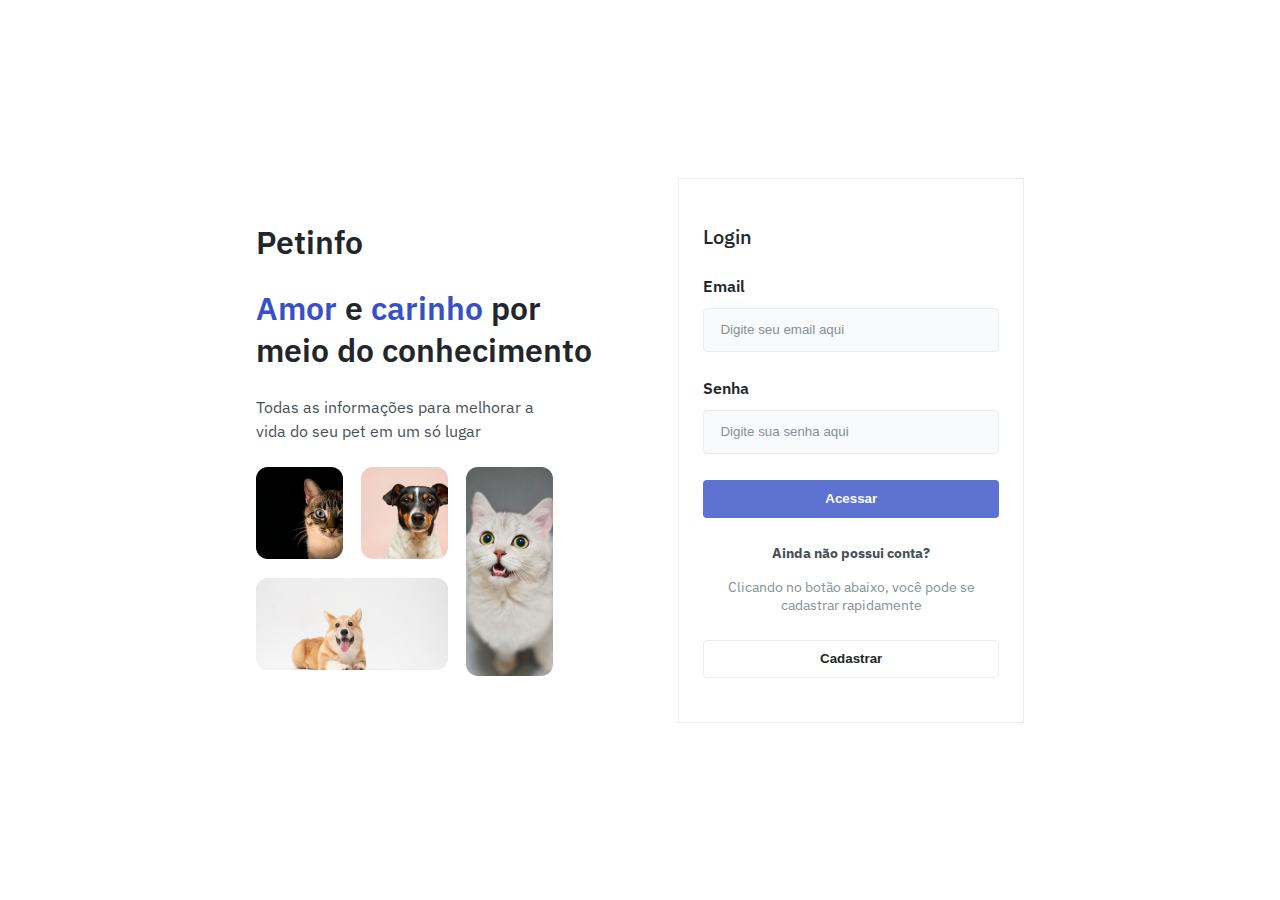
<file: pages/login/index.html>
<!DOCTYPE html>
<html lang="pt-br">

<head>
    <meta charset="UTF-8">
    <meta http-equiv="X-UA-Compatible" content="IE=edge">
    <meta name="viewport" content="width=device-width, initial-scale=1.0">
    <link rel="stylesheet" href="index.css">
    <link rel="stylesheet" href="/styles/globalStyles.css">
    <link rel="stylesheet" href="/styles/inputs.css">
    <link rel="stylesheet" href="/styles/buttons.css">
    <title>Petinfo - Login</title>
</head>

<body>
    <main class="container">
        <section class="about">
            <h1>Petinfo</h1>
            <h1><span class="brand">Amor</span> e <span class="brand">carinho</span> por meio do conhecimento</h1>
            <p>Todas as informações para melhorar a vida do seu pet em um só lugar</p>
            <span>
                <img src="/assets/img/img-login.jpg" alt="imagem de gatos">
            </span>
        </section>
        <section>
            <form class="form">
                <h3>Login</h3>
                <label for="email">Email
                    <input class="inputs" id="email" type="email" placeholder="Digite seu email aqui">
                    <small class="alert_email none">O email está incorreto</small>
                </label>
                <label for="password">Senha
                    <input class="inputs" id="password" type="password" placeholder="Digite sua senha aqui">
                    <small class="alert_password none">A senha está incorreta</small>
                </label>
                <button class="button_default button_brand disable access">Acessar</button>
                <div class="none_account">
                    <small><strong> Ainda não possui conta?</strong></small>
                    <small class="">Clicando no botão abaixo, você pode se cadastrar rapidamente</small>
                </div>
                <button class="button_default button_white">Cadastrar</button>
            </form>
        </section>
    </main>
    <script type="module" src="index.js"></script>
</body>

</html>
</file>
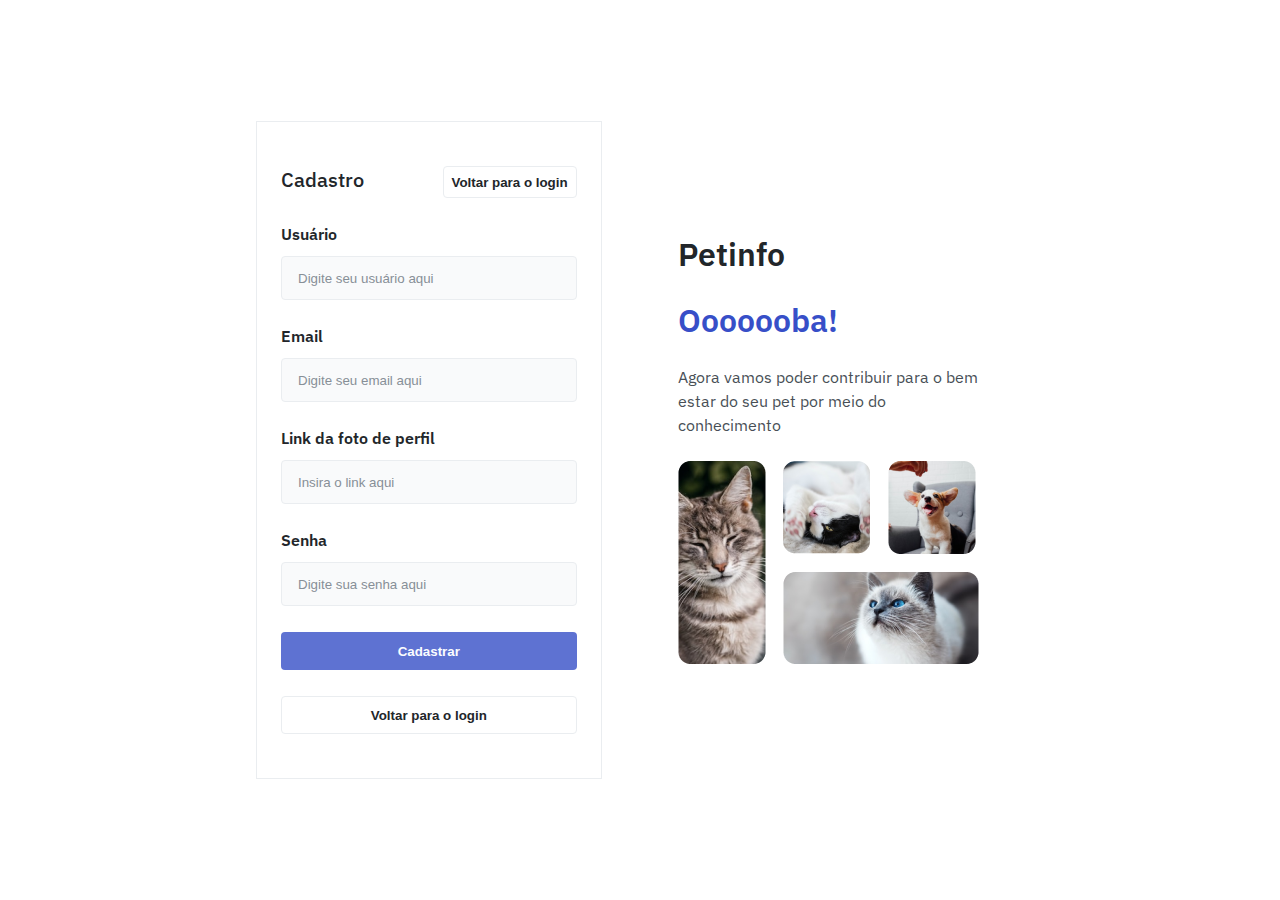
<file: pages/register/index.html>
<!DOCTYPE html>
<html lang="pt-br">

<head>
    <meta charset="UTF-8">
    <meta http-equiv="X-UA-Compatible" content="IE=edge">
    <meta name="viewport" content="width=device-width, initial-scale=1.0">
    <link rel="stylesheet" href="index.css">
    <link rel="stylesheet" href="/styles/globalStyles.css">
    <link rel="stylesheet" href="/styles/inputs.css">
    <link rel="stylesheet" href="/styles/buttons.css">
    <link rel="stylesheet" href="/styles/modal.css">
    <title>Petinfo - Register</title>
</head>

<body>
    <main class="container">
        <section>
            <form class="form">
                <span class="title_and_button">
                    <h3>Cadastro</h3>
                    <button class="button_default button_white medium">Voltar para o login</button>
                </span>
                <label for="username">Usuário
                    <input class="inputs" id="username" type="text" placeholder="Digite seu usuário aqui">
                </label>
                <label for="email">Email
                    <input class="inputs" id="email" type="email" placeholder="Digite seu email aqui">
                </label>
                <label for="avatar">Link da foto de perfil
                    <input class="inputs" id="avatar" type="text" placeholder="Insira o link aqui">
                </label>
                <label for="password">Senha
                    <input class="inputs" id="password" type="password" placeholder="Digite sua senha aqui">
                </label>
                <button class="button_default button_brand disable register">Cadastrar</button>
                <button class="button_default button_white">Voltar para o login</button>
            </form>
        </section>
        <section class="about">
            <h1>Petinfo</h1>
            <h1 class="brand">Ooooooba!</h1>
            <p>Agora vamos poder contribuir para o bem estar do seu pet por meio do conhecimento</p>
            <span>
                <img src="/assets/img/img-register.png" alt="imagem de gatos">
            </span>
        </section>
    </main>
    <div class="modal_sucess none move">
        <span class="check_and_title">
            <img src="/assets/img/check.png" alt="check">
            <p>Sua conta foi criada com sucesso!</p>
        </span>
        <small>Agora você pode acessar os conteúdos utilizando
            seu usuário e senha na página de login:
            <span class="link">Acessar página de login</span></small>
    </div>
    <div class="modal_error none">
    </div>
    <script type="module" src="index.js"></script>
</body>

</html>
</file>
<file: pages/login/index.css>
main {
    height: 100vh;
    display: flex;
    align-items: center;
    justify-content: space-between;
    padding: 0 1rem;
}

section {
    width: 45%;
    height: max-content;
}

.form {
    display: flex;
    flex-direction: column;
    gap: 1.625rem;
    padding: 2.75rem 1.5rem;
    width: 100%;
    height: max-content;
    border: 1px solid var(--grey6);
}

.about {
    display: flex;
    flex-direction: column;
    gap: 1.5rem;
}

.about p {
    max-width: 18.75rem;
}

.about span img {
    max-width: 100%;
    max-height: 100%;
}

.none_account {
    display: flex;
    flex-direction: column;
    text-align: center;
    gap: 1rem;
}

.none_account strong {
    color: var(--grey3);
}

.brand {
    color: var(--brand1);
}

.alert_email,
.alert_password {
    color: var(--alert1);
}
</file>
<file: styles/globalStyles.css>
@import url('https://fonts.googleapis.com/css2?family=IBM+Plex+Sans:wght@400;500;600&display=swap');

* {
  margin: 0;
  padding: 0;
  box-sizing: border-box;
}

:root {
  --brand1: hsl(230, 57%, 50%);
  --brand2: hsl(230, 68%, 54%);
  --grey1: hsl(210, 11%, 15%);
  --grey1-50: hsla(210, 11%, 15%, 0.5);
  --grey2: hsl(210, 10%, 23%);
  --grey3: hsl(210, 9%, 31%);
  --grey4: hsl(210, 7%, 56%);
  --grey5: hsl(210, 11%, 71%);
  --grey6: hsl(210, 16%, 93%);
  --grey7: hsl(210, 17%, 95%);
  --grey8: hsl(210, 17%, 98%);
  --grey9: hsl(200, 100%, 99%);
  --alert1: hsl(349, 57%, 50%);
  --alert2: hsl(349, 69%, 55%);
  --sucess1: hsl(162, 88%, 26%);

  --radius1: .25rem;
  --radius2: .5rem;

  --font1: 2rem;
  --font2: 1.5rem;
  --font3: 1.25rem;
  --font4: 1rem;
  --font5: .875rem;
}

body {
  font-family: 'IBM Plex Sans', sans-serif;
}

textarea {
  font-family: 'IBM Plex Sans', sans-serif;
}

h1 {
  font-size: var(--font1);
  font-weight: 600;
  color: var(--grey1);
}

h2 {
  font-size: var(--font2);
  font-weight: 500;
  color: var(--grey1);
}

h3 {
  font-size: var(--font3);
  font-weight: 500;
  color: var(--grey1);
}

p {
  font-size: var(--font4);
  font-weight: 400;
  color: var(--grey3);
  line-height: 150%;
}

label {
  font-size: var(--font4);
  font-weight: 600;
  color: var(--grey1);
}

small {
  font-size: var(--font5);
  font-weight: 400;
  color: var(--grey4);
}

.container {
  max-width: 800px;
  margin: 0 auto;
}

.none {
  display: none;
}

.disable {
  pointer-events: none;
  opacity: 0.8;
}

.spinner {
  animation: spinner 0.7s linear infinite;
}

@keyframes spinner {
  0% {
    transform: rotate(-1turn);
  }
}
</file>
<file: styles/inputs.css>
.inputs {
    height: 2.75rem;
    display: flex;
    padding: 0 1rem;
    background: var(--grey8);
    border: 1px solid var(--grey6);
    border-radius: var(--radius1);
    outline-color: var(--grey1);
    color: var(--grey1);
}

.inputs::placeholder {
    color: var(--grey4);
}

label {
    display: flex;
    flex-direction: column;
    gap: .75rem;
}

#content {
    padding: 1rem;
    height: max-content;
    resize: none;

}
</file>
<file: styles/buttons.css>
.button_default {
    display: flex;
    justify-content: center;
    align-items: center;
    padding: 0 1rem;
    height: 2.375rem;
    background-color: transparent;
    border: 1px solid transparent;
    border-radius: var(--radius1);
    font-weight: 600;
    cursor: pointer;
}

.button_brand {
    background-color: var(--brand1);
    color: var(--grey9);
}

.button_brand:hover {
    background-color: var(--brand2);
}

.button_grey {
    background-color: var(--grey7);
    color: var(--grey4);
}

.button_grey:hover {
    background-color: var(--grey6);
    color: var(--grey3);
}

.button_alert {
    background-color: var(--alert1);
    color: var(--grey9);
}

.button_alert:hover {
    background-color: var(--alert2);
}

.button_white {
    border: 1px solid var(--grey6);
    color: var(--grey1);
}

.button_white:hover {
    background-color: var(--grey8);
}

.medium {
    padding: 0 .5rem;
    height: 2rem;
}

.link {
    width: max-content;
    color: var(--brand1);
    cursor: pointer;
}

.link:hover {
    text-decoration: underline;
}

.close_button {
    padding: .25rem .875rem;
}
</file>
<file: pages/register/index.css>
main {
    height: 100vh;
    display: flex;
    align-items: center;
    justify-content: space-between;
    padding: 0 1rem;
}

section {
    width: 45%;
    height: max-content;
}

.form {
    display: flex;
    flex-direction: column;
    gap: 1.625rem;
    padding: 2.75rem 1.5rem;
    width: 100%;
    height: max-content;
    border: 1px solid var(--grey6);
}

.title_and_button {
    display: flex;
    justify-content: space-between;
}

.about {
    display: flex;
    flex-direction: column;
    gap: 1.5rem;
}

.about p {
    max-width: 18.75rem;
}

.brand {
    color: var(--brand1);
}
</file>
<file: styles/modal.css>
.modal_wrapper {
    width: 100%;
    height: 100%;
    position: fixed;
    top: 0;
    left: 0;
    background-color: var(--grey1-50);
}

.modal {
    max-width: 800px;
    margin: 10% auto;
    height: max-content;
    max-height: 70%;
    padding: 2rem 1.5rem;
    background-color: var(--grey9);
    border-radius: var(--radius2);
    overflow: auto;
    position: relative;
    display: flex;
    flex-direction: column;
    gap: 2.875rem;
    animation: opacity 0.5s;
}

.title_and_close {
    display: flex;
    align-items: center;
    justify-content: space-between;
}

.modal .cancel_and_accept {
    display: flex;
    gap: 1rem;
    justify-content: flex-end;
}

.text {
    margin-top: 1rem;
}

.delete {
    display: flex;
    gap: 1rem;
    justify-content: flex-start;
}

.modal_sucess,.modal_error {
    width: 27.5rem;
    height: 7.8125rem;
    border-radius: var(--radius1);
    padding: 1.3125rem 2rem;
    box-shadow: 0px 4px 30px -12px rgba(0, 0, 0, 0.3);
    position: fixed;
    bottom: 2rem;
    right: 1rem;
    background-color: white;
    animation: translateY 5s;
}

.check_and_title {
    display: flex;
    align-items: center;
    gap: .5rem;
    margin-bottom: 1rem;
}

.check_and_title p {
    color: var(--sucess1);
}

.modal_error img {
    width: 20px;
    height: 20px;
}

.modal_error p {
    color: var(--alert1);
}

.modal_profile {
    width: 100%;
    height: max-content;
    position: absolute;
    right: 0;
    bottom: 0;
    background-color: white;
    border: 1px solid transparent;
    border-radius: var(--radius2);
    box-shadow: 0px 4px 30px -12px rgba(0, 0, 0, 0.3);
}

.modal_profile p {
    padding: 1rem 1.5rem;
    font-weight: 600;
    max-width: 100%;
    white-space: nowrap;
    text-overflow: ellipsis;
    overflow: hidden;
}

.modal_profile img {
    width: 14px;
    height: 14px;
    pointer-events: none;
}

.modal_profile span {
    display: flex;
    align-items: center;
    gap: 1.5rem;
    padding: 1rem;
    cursor: pointer;
    opacity: 0.8;
}

.modal_profile span small {
    color: var(--grey1);
    pointer-events: none;
}

.modal_profile span:hover {
    background-color: var(--grey7);
    opacity: 1;
}

@keyframes translateY {
    0% {
        transform: translateY(150px);
    }
    25% {
        transform: translateY(0);
    }
    75% {
        transform: translateY(0);
    }
    100% {
        transform: translateY(150px);
    }
}

@keyframes opacity {
    0% {
        opacity: 0;
    }

    100% {
        opacity: 1;
    }
}
</file>
